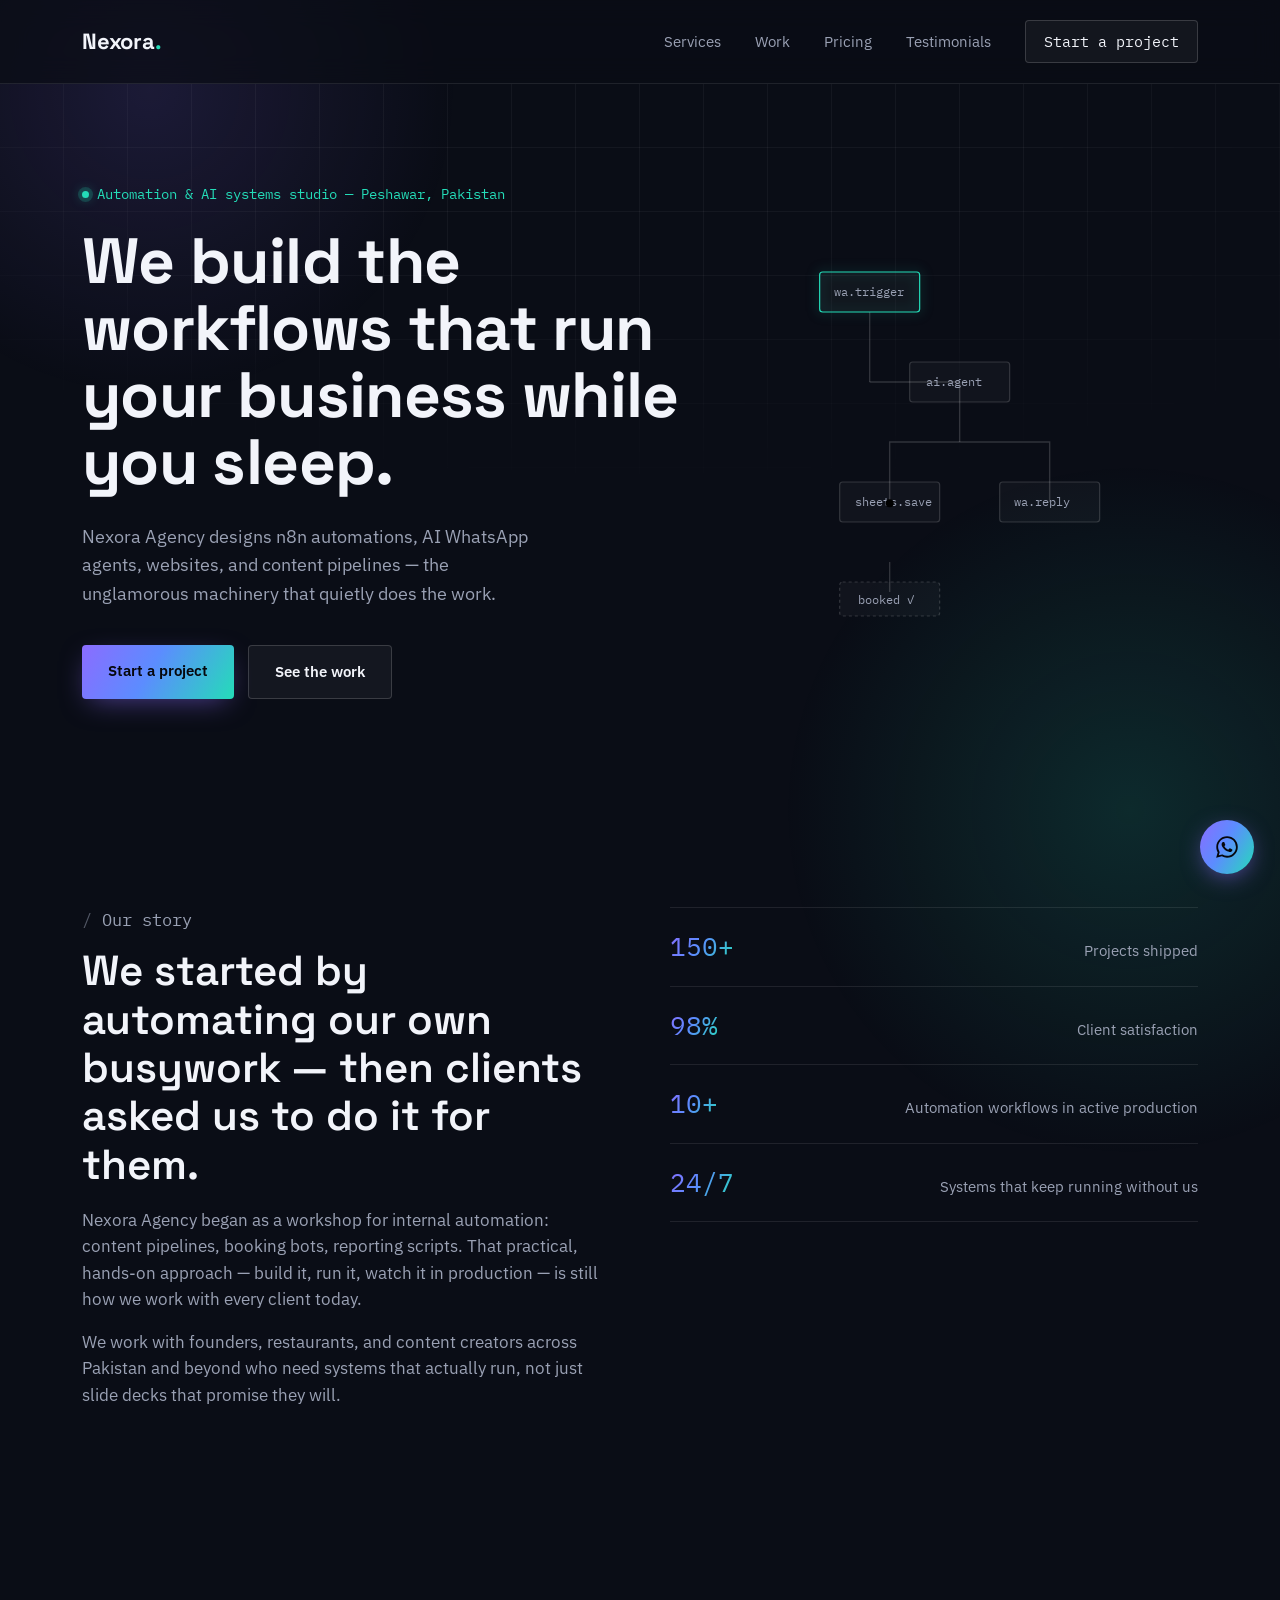
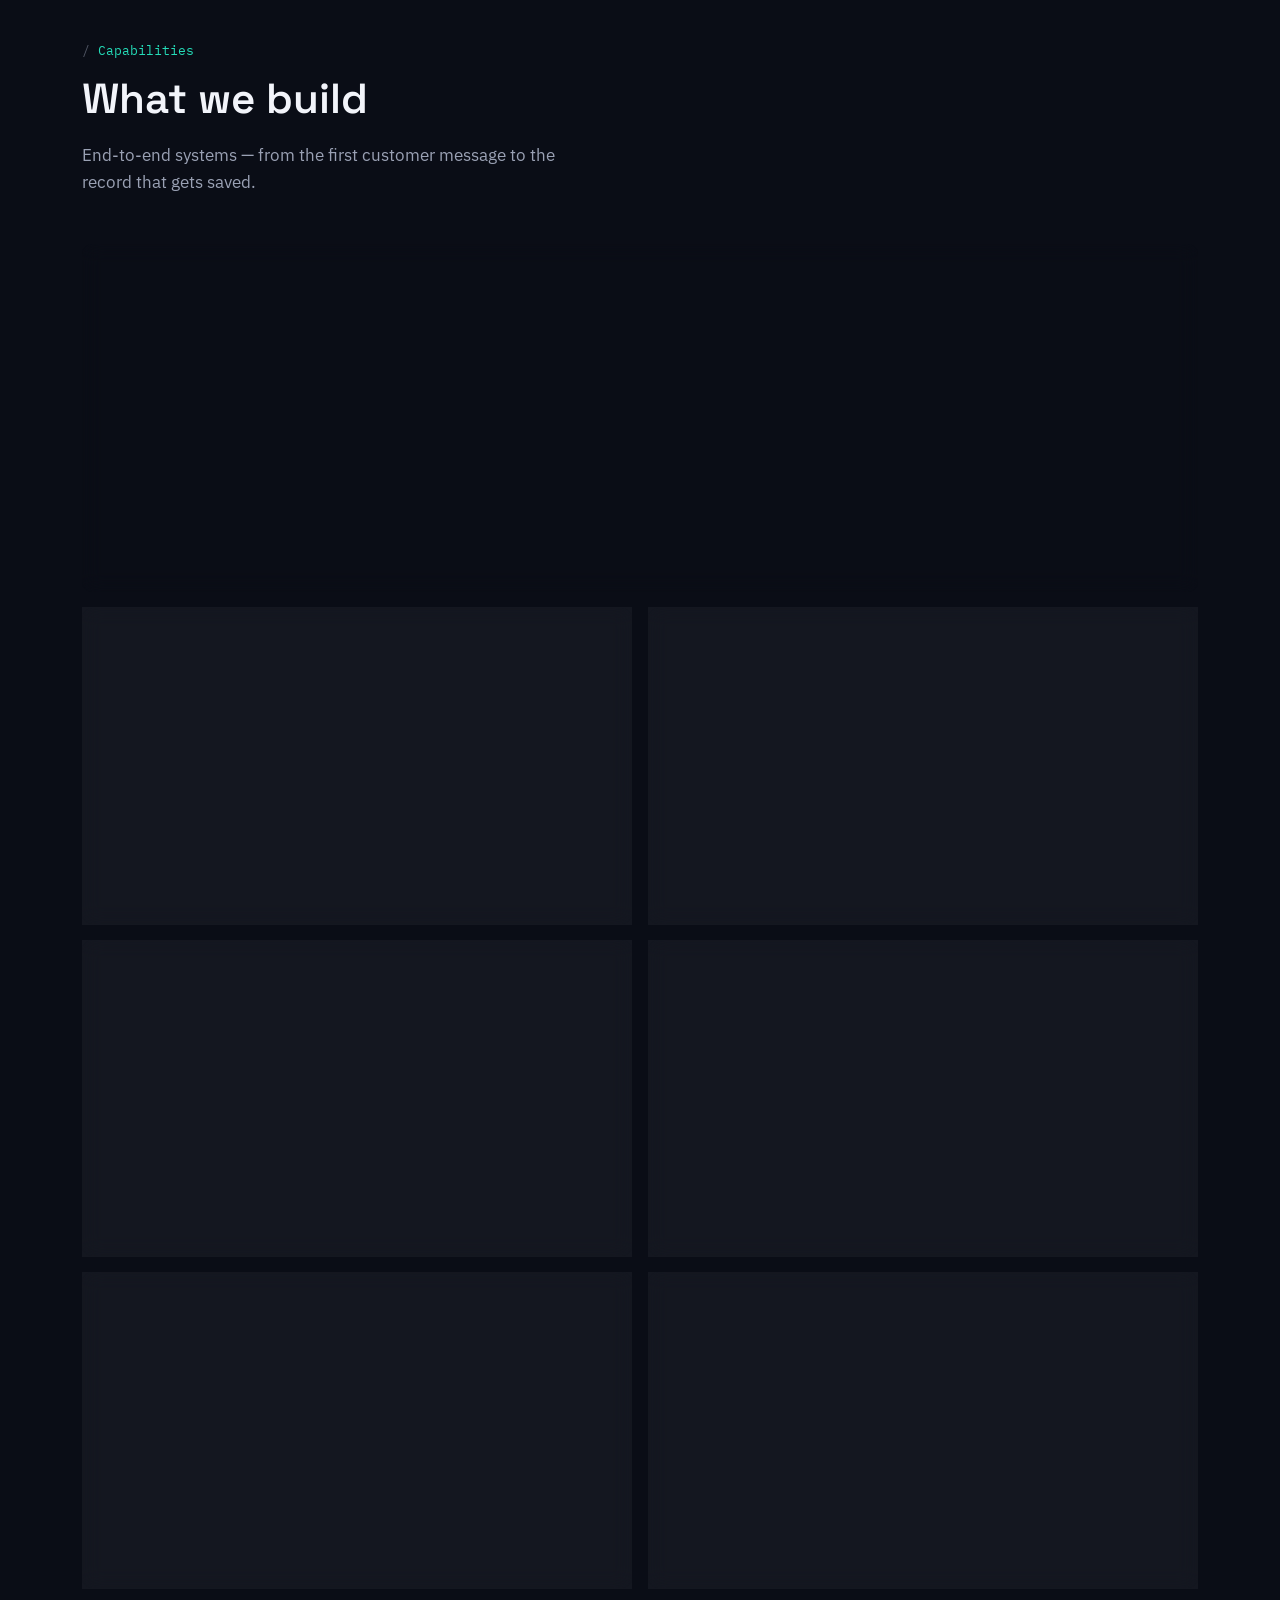
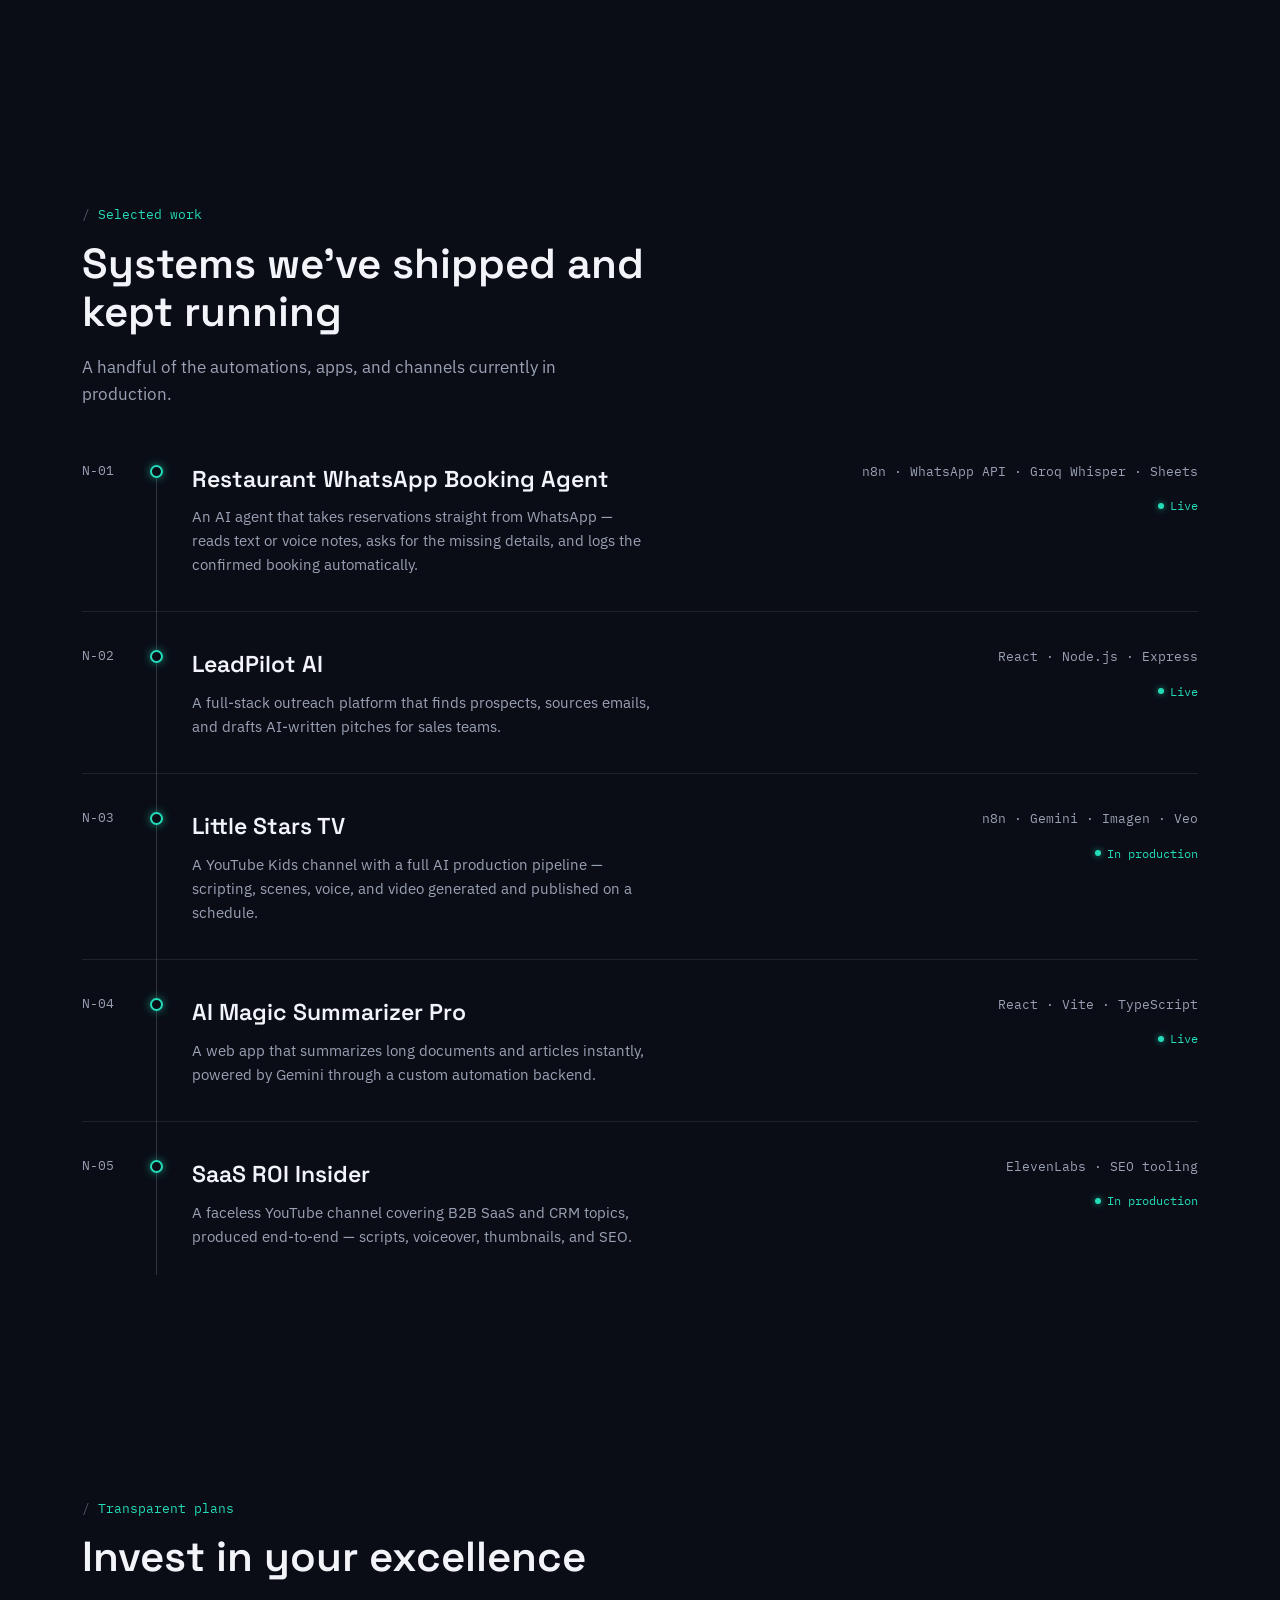
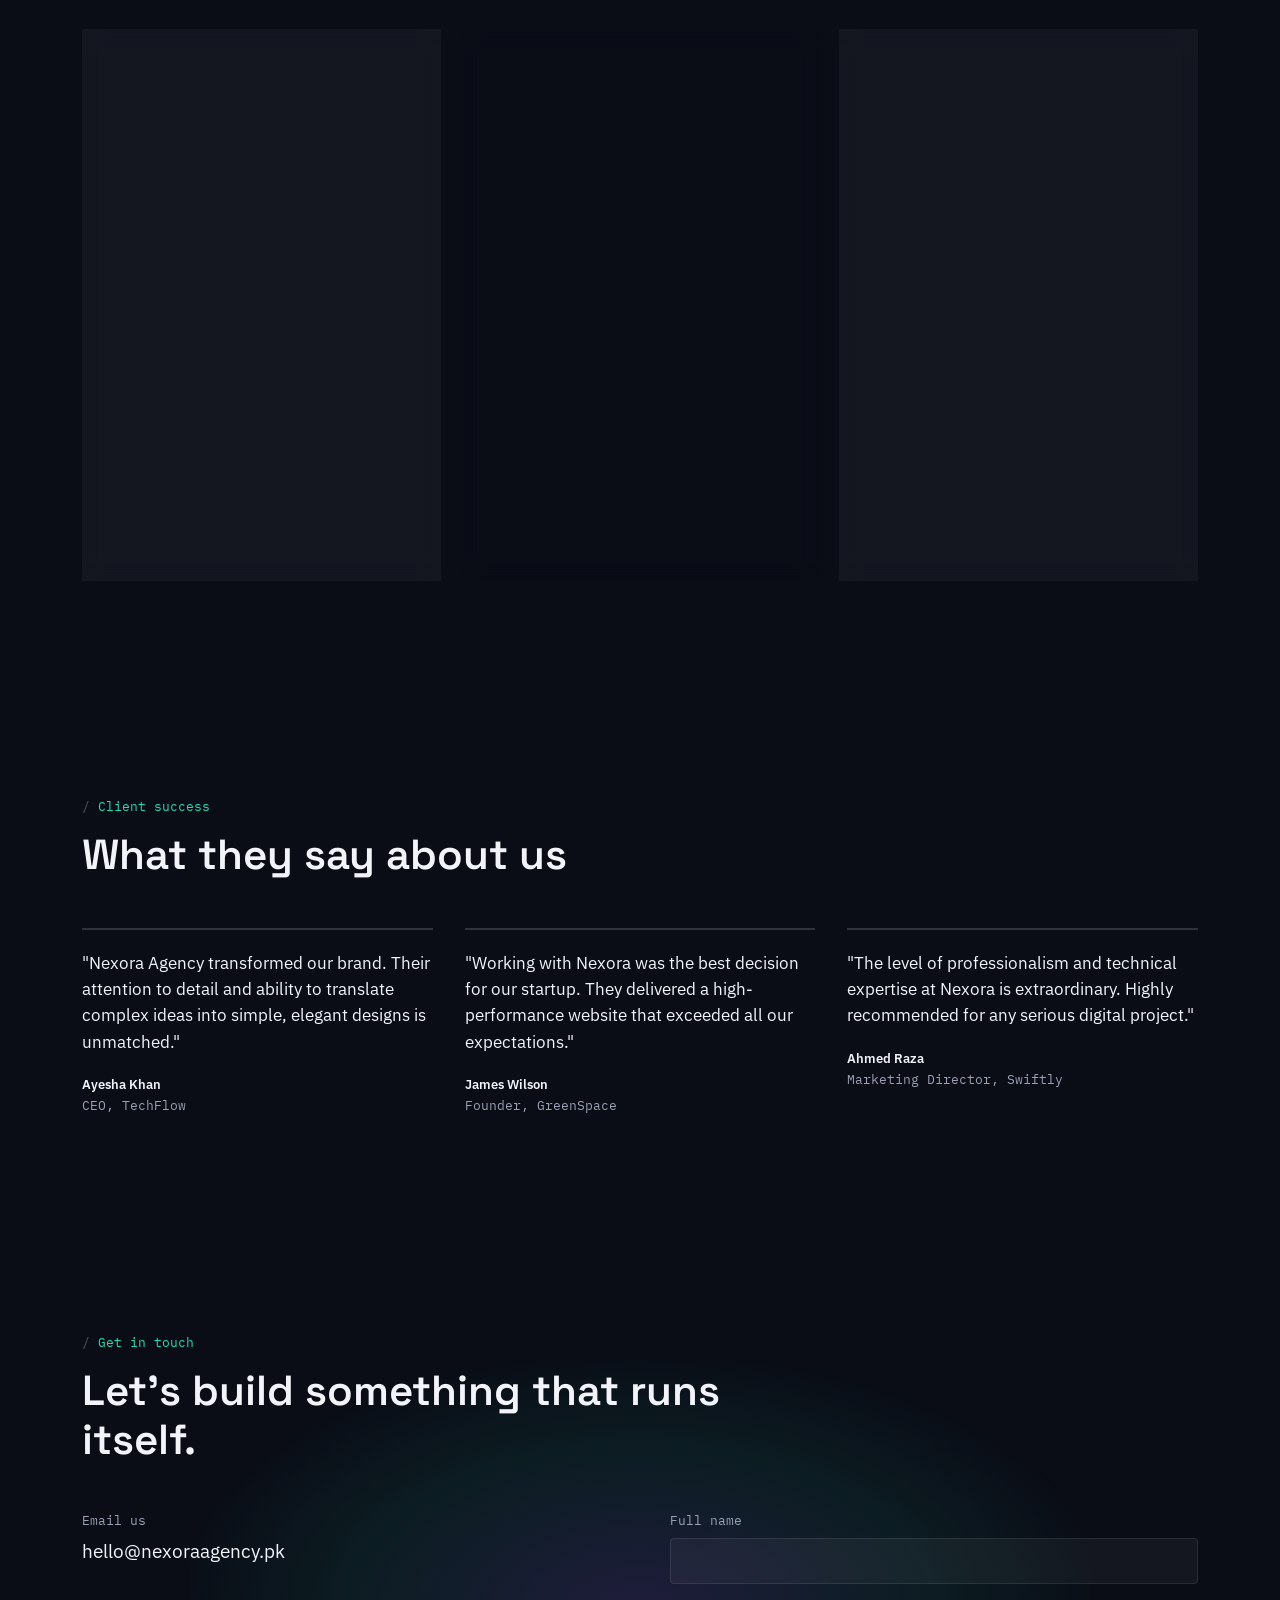
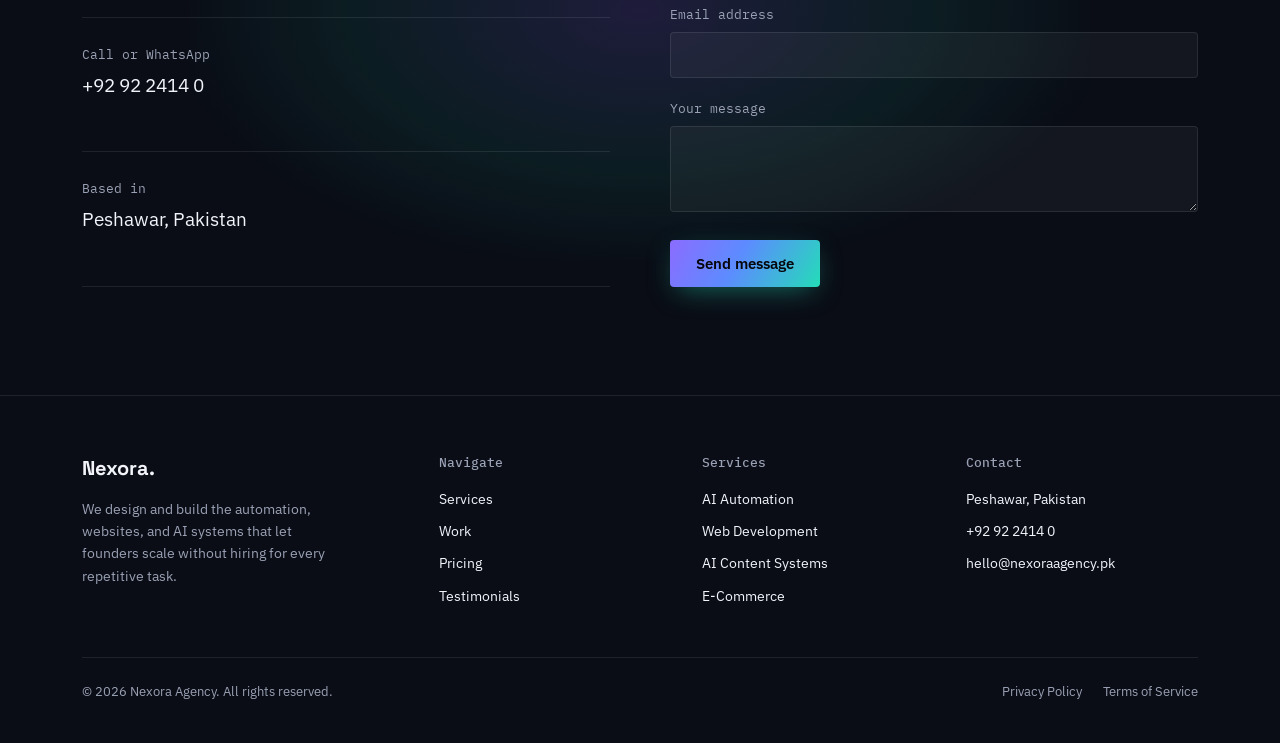
<file: index.html>
<!DOCTYPE html>
<html lang="en">
<head>
<meta charset="UTF-8">
<meta name="viewport" content="width=device-width, initial-scale=1.0">
<title>Nexora Agency — Automation, Web & AI Systems Studio, Peshawar</title>
<meta name="description" content="Nexora Agency builds n8n automation, WhatsApp AI agents, websites, and AI content pipelines for businesses. Based in Peshawar, Pakistan.">
<link rel="stylesheet" href="styles.css">
</head>
<body>

<header>
  <div class="nav">
    <a href="/" class="logo">Nexora<span>.</span></a>
    <nav class="nav-links">
      <a href="#services">Services</a>
      <a href="#work">Work</a>
      <a href="#pricing">Pricing</a>
      <a href="#testimonials">Testimonials</a>
      <a href="#contact" class="nav-cta">Start a project</a>
    </nav>
  </div>
</header>

<!-- HERO -->
<section class="hero">
  <div class="grid-tex"></div>
  <div class="wrap">
    <div class="hero-grid">
      <div>
        <div class="hero-tag"><span class="dot"></span> Automation & AI systems studio — Peshawar, Pakistan</div>
        <h1>We build the workflows that run your business while you sleep.</h1>
        <p class="hero-desc">Nexora Agency designs n8n automations, AI WhatsApp agents, websites, and content pipelines — the unglamorous machinery that quietly does the work.</p>
        <div class="hero-ctas">
          <a href="#contact" class="btn btn-solid">Start a project</a>
          <a href="#work" class="btn btn-line">See the work</a>
        </div>
      </div>
      <div class="hero-diagram" aria-hidden="true">
        <svg viewBox="0 0 340 380" xmlns="http://www.w3.org/2000/svg">
          <path class="wire" d="M 70 60 L 70 130" />
          <path class="wire" d="M 70 130 L 160 130 L 160 190" />
          <path class="wire" d="M 160 190 L 90 190 L 90 250" />
          <path class="wire" d="M 160 190 L 250 190 L 250 250" />
          <path class="wire" d="M 90 310 L 90 340" />

          <rect class="node-box active" x="20" y="20" width="100" height="40" rx="3"/>
          <text class="node-label" x="34" y="44">wa.trigger</text>

          <rect class="node-box" x="110" y="110" width="100" height="40" rx="3"/>
          <text class="node-label" x="126" y="134">ai.agent</text>

          <rect class="node-box" x="40" y="230" width="100" height="40" rx="3"/>
          <text class="node-label" x="55" y="254">sheets.save</text>

          <rect class="node-box" x="200" y="230" width="100" height="40" rx="3"/>
          <text class="node-label" x="214" y="254">wa.reply</text>

          <rect class="node-box" x="40" y="330" width="100" height="34" rx="3" stroke-dasharray="3 3"/>
          <text class="node-label" x="58" y="352">booked ✓</text>

          <circle r="4" fill="var(--signal)">
            <animateMotion dur="3.2s" repeatCount="indefinite"
              path="M 70 60 L 70 130 L 160 130 L 160 190 L 90 190 L 90 250 L 90 310 L 90 340" />
          </circle>
        </svg>
      </div>
    </div>
  </div>
</section>

<!-- STORY / STATS -->
<section id="about">
  <div class="wrap">
    <div class="story-grid">
      <div class="story-copy">
        <p class="section-tag">Our story</p>
        <h2 class="section-title">We started by automating our own busywork — then clients asked us to do it for them.</h2>
        <p>Nexora Agency began as a workshop for internal automation: content pipelines, booking bots, reporting scripts. That practical, hands-on approach — build it, run it, watch it in production — is still how we work with every client today.</p>
        <p>We work with founders, restaurants, and content creators across Pakistan and beyond who need systems that actually run, not just slide decks that promise they will.</p>
      </div>
      <div class="ledger">
        <div class="ledger-row"><span class="ledger-num">150+</span><span class="ledger-label">Projects shipped</span></div>
        <div class="ledger-row"><span class="ledger-num">98%</span><span class="ledger-label">Client satisfaction</span></div>
        <div class="ledger-row"><span class="ledger-num">10+</span><span class="ledger-label">Automation workflows in active production</span></div>
        <div class="ledger-row"><span class="ledger-num">24/7</span><span class="ledger-label">Systems that keep running without us</span></div>
      </div>
    </div>
  </div>
</section>

<!-- SERVICES -->
<section id="services">
  <div class="wrap">
    <p class="section-tag">Capabilities</p>
    <h2 class="section-title">What we build</h2>
    <p class="section-lede">End-to-end systems — from the first customer message to the record that gets saved.</p>

    <div class="services-grid">
      <div class="service-node feature">
        <span class="node-tag amber"><i></i>automation</span>
        <h3>AI Automation & Agents</h3>
        <p>Custom n8n workflows and AI agents that handle WhatsApp bookings, lead capture, and back-office busywork end to end.</p>
        <ul class="service-feats">
          <li>Custom AI agents & copilots</li>
          <li>WhatsApp & chat automation</li>
          <li>End-to-end workflow builds in n8n</li>
          <li>LLM & third-party API integrations</li>
        </ul>
      </div>

      <div class="service-node">
        <span class="node-tag"><i></i>development</span>
        <h3>Web Development</h3>
        <p>Fast, modern web apps built with React, Next.js and clean backend architecture.</p>
        <ul class="service-feats">
          <li>React & Next.js applications</li>
          <li>Custom APIs & backend systems</li>
          <li>Database design & cloud hosting</li>
        </ul>
      </div>

      <div class="service-node">
        <span class="node-tag"><i></i>content</span>
        <h3>AI Content Systems</h3>
        <p>Automated pipelines that script, voice, thumbnail and publish content on a schedule.</p>
        <ul class="service-feats">
          <li>Faceless YouTube production pipelines</li>
          <li>AI scripting, voiceover & thumbnails</li>
          <li>SEO & scheduled publishing</li>
        </ul>
      </div>

      <div class="service-node">
        <span class="node-tag"><i></i>design</span>
        <h3>UI/UX Design</h3>
        <p>Interfaces designed for clarity and conversion, not just decoration.</p>
        <ul class="service-feats">
          <li>Wireframes & high-fidelity prototypes</li>
          <li>Design systems & component libraries</li>
          <li>Conversion-focused UX</li>
        </ul>
      </div>

      <div class="service-node">
        <span class="node-tag"><i></i>commerce</span>
        <h3>E-Commerce Solutions</h3>
        <p>Shopify storefronts and checkout flows built to reduce friction and drive sales.</p>
        <ul class="service-feats">
          <li>Custom Shopify stores</li>
          <li>Payment gateway integration</li>
          <li>Inventory & order automation</li>
        </ul>
      </div>

      <div class="service-node">
        <span class="node-tag"><i></i>growth</span>
        <h3>SEO & Digital Marketing</h3>
        <p>Technical SEO and performance campaigns that turn traffic into customers.</p>
        <ul class="service-feats">
          <li>Technical & on-page SEO</li>
          <li>Performance ads (Google & Meta)</li>
          <li>Analytics & ROI tracking</li>
        </ul>
      </div>

      <div class="service-node">
        <span class="node-tag"><i></i>social</span>
        <h3>Social Media Management</h3>
        <p>Consistent content and community management that builds a loyal audience.</p>
        <ul class="service-feats">
          <li>Content creation & scheduling</li>
          <li>Community engagement</li>
          <li>Brand voice & visual identity</li>
        </ul>
      </div>
    </div>
  </div>
</section>

<!-- PORTFOLIO -->
<section id="work">
  <div class="wrap">
    <p class="section-tag">Selected work</p>
    <h2 class="section-title">Systems we've shipped and kept running</h2>
    <p class="section-lede">A handful of the automations, apps, and channels currently in production.</p>

    <div class="timeline">
      <div class="tl-item">
        <div class="tl-code">N-01</div>
        <div class="tl-body">
          <div>
            <h3 class="tl-title">Restaurant WhatsApp Booking Agent</h3>
            <p class="tl-desc">An AI agent that takes reservations straight from WhatsApp — reads text or voice notes, asks for the missing details, and logs the confirmed booking automatically.</p>
          </div>
          <div class="tl-meta">
            <span class="tl-stack">n8n · WhatsApp API · Groq Whisper · Sheets</span>
            <span class="tl-status"><i></i>Live</span>
          </div>
        </div>
      </div>

      <div class="tl-item">
        <div class="tl-code">N-02</div>
        <div class="tl-body">
          <div>
            <h3 class="tl-title">LeadPilot AI</h3>
            <p class="tl-desc">A full-stack outreach platform that finds prospects, sources emails, and drafts AI-written pitches for sales teams.</p>
          </div>
          <div class="tl-meta">
            <span class="tl-stack">React · Node.js · Express</span>
            <span class="tl-status"><i></i>Live</span>
          </div>
        </div>
      </div>

      <div class="tl-item">
        <div class="tl-code">N-03</div>
        <div class="tl-body">
          <div>
            <h3 class="tl-title">Little Stars TV</h3>
            <p class="tl-desc">A YouTube Kids channel with a full AI production pipeline — scripting, scenes, voice, and video generated and published on a schedule.</p>
          </div>
          <div class="tl-meta">
            <span class="tl-stack">n8n · Gemini · Imagen · Veo</span>
            <span class="tl-status"><i></i>In production</span>
          </div>
        </div>
      </div>

      <div class="tl-item">
        <div class="tl-code">N-04</div>
        <div class="tl-body">
          <div>
            <h3 class="tl-title">AI Magic Summarizer Pro</h3>
            <p class="tl-desc">A web app that summarizes long documents and articles instantly, powered by Gemini through a custom automation backend.</p>
          </div>
          <div class="tl-meta">
            <span class="tl-stack">React · Vite · TypeScript</span>
            <span class="tl-status"><i></i>Live</span>
          </div>
        </div>
      </div>

      <div class="tl-item">
        <div class="tl-code">N-05</div>
        <div class="tl-body">
          <div>
            <h3 class="tl-title">SaaS ROI Insider</h3>
            <p class="tl-desc">A faceless YouTube channel covering B2B SaaS and CRM topics, produced end-to-end — scripts, voiceover, thumbnails, and SEO.</p>
          </div>
          <div class="tl-meta">
            <span class="tl-stack">ElevenLabs · SEO tooling</span>
            <span class="tl-status"><i></i>In production</span>
          </div>
        </div>
      </div>
    </div>
  </div>
</section>

<!-- PRICING -->
<section id="pricing">
  <div class="wrap">
    <p class="section-tag">Transparent plans</p>
    <h2 class="section-title">Invest in your excellence</h2>

    <div class="pricing-grid">
      <div class="plan">
        <h3>Starter</h3>
        <p class="plan-desc">Perfect for startups and small business websites.</p>
        <div class="plan-price">$999<span> /project</span></div>
        <ul class="plan-feats">
          <li>Custom landing page</li>
          <li>UI/UX design</li>
          <li>Responsive layout</li>
          <li>Contact form</li>
          <li>3 revisions</li>
        </ul>
        <a href="#contact" class="btn btn-line">Choose plan</a>
      </div>

      <div class="plan popular">
        <div class="plan-badge">Most popular</div>
        <h3>Business Pro</h3>
        <p class="plan-desc">Advanced solutions for growing digital brands.</p>
        <div class="plan-price">$2,499<span> /project</span></div>
        <ul class="plan-feats">
          <li>Multi-page website</li>
          <li>E-commerce integration</li>
          <li>Advanced CMS</li>
          <li>SEO optimization</li>
          <li>Unlimited revisions</li>
          <li>Priority support</li>
        </ul>
        <a href="#contact" class="btn btn-amber">Choose plan</a>
      </div>

      <div class="plan">
        <h3>Enterprise</h3>
        <p class="plan-desc">Tailored automation and AI systems for larger operations.</p>
        <div class="plan-price">Custom</div>
        <ul class="plan-feats">
          <li>AI automation & agents</li>
          <li>Custom software operations</li>
          <li>Mobile app development</li>
          <li>AI / machine learning</li>
          <li>Dedicated support</li>
          <li>Maintenance & hosting</li>
        </ul>
        <a href="#contact" class="btn btn-line">Choose plan</a>
      </div>
    </div>
  </div>
</section>

<!-- TESTIMONIALS -->
<section id="testimonials">
  <div class="wrap">
    <p class="section-tag">Client success</p>
    <h2 class="section-title">What they say about us</h2>

    <div class="quotes-grid">
      <div class="quote">
        <p>"Nexora Agency transformed our brand. Their attention to detail and ability to translate complex ideas into simple, elegant designs is unmatched."</p>
        <div class="quote-author"><b>Ayesha Khan</b><br>CEO, TechFlow</div>
      </div>
      <div class="quote">
        <p>"Working with Nexora was the best decision for our startup. They delivered a high-performance website that exceeded all our expectations."</p>
        <div class="quote-author"><b>James Wilson</b><br>Founder, GreenSpace</div>
      </div>
      <div class="quote">
        <p>"The level of professionalism and technical expertise at Nexora is extraordinary. Highly recommended for any serious digital project."</p>
        <div class="quote-author"><b>Ahmed Raza</b><br>Marketing Director, Swiftly</div>
      </div>
    </div>
  </div>
</section>

<!-- CONTACT -->
<section id="contact" class="contact-panel">
  <div class="wrap">
    <p class="section-tag">Get in touch</p>
    <h2 class="section-title">Let's build something that runs itself.</h2>

    <div class="contact-grid">
      <div class="contact-list">
        <div class="contact-item">
          <div class="label">Email us</div>
          <div class="value">hello@nexoraagency.pk</div>
        </div>
        <div class="contact-item">
          <div class="label">Call or WhatsApp</div>
          <div class="value">+92 92 2414 0</div>
        </div>
        <div class="contact-item">
          <div class="label">Based in</div>
          <div class="value">Peshawar, Pakistan</div>
        </div>
      </div>
      <form class="contact-form" onsubmit="event.preventDefault(); alert('Thanks — we will get back to you shortly.');">
        <div class="field">
          <label for="name">Full name</label>
          <input id="name" type="text" required>
        </div>
        <div class="field">
          <label for="email">Email address</label>
          <input id="email" type="email" required>
        </div>
        <div class="field">
          <label for="message">Your message</label>
          <textarea id="message" rows="3" required></textarea>
        </div>
        <button type="submit" class="btn btn-amber">Send message</button>
      </form>
    </div>
  </div>
</section>

<footer>
  <div class="wrap">
    <div class="footer-grid">
      <div>
        <div class="footer-logo">Nexora.</div>
        <p class="footer-desc">We design and build the automation, websites, and AI systems that let founders scale without hiring for every repetitive task.</p>
      </div>
      <div class="footer-col">
        <h4>Navigate</h4>
        <a href="#services">Services</a>
        <a href="#work">Work</a>
        <a href="#pricing">Pricing</a>
        <a href="#testimonials">Testimonials</a>
      </div>
      <div class="footer-col">
        <h4>Services</h4>
        <a href="#services">AI Automation</a>
        <a href="#services">Web Development</a>
        <a href="#services">AI Content Systems</a>
        <a href="#services">E-Commerce</a>
      </div>
      <div class="footer-col">
        <h4>Contact</h4>
        <span>Peshawar, Pakistan</span>
        <a href="tel:+929224140">+92 92 2414 0</a>
        <a href="mailto:hello@nexoraagency.pk">hello@nexoraagency.pk</a>
      </div>
    </div>
    <div class="footer-bottom">
      <span>© 2026 Nexora Agency. All rights reserved.</span>
      <div>
        <a href="/privacy-policy.html">Privacy Policy</a>
        <a href="/terms.html">Terms of Service</a>
      </div>
    </div>
  </div>
</footer>

<a class="wa-float" href="https://wa.me/929224140" target="_blank" rel="noopener" aria-label="Chat on WhatsApp">
  <svg viewBox="0 0 24 24"><path d="M12.04 2C6.58 2 2.13 6.45 2.13 11.91c0 1.75.46 3.48 1.32 5L2 22l5.25-1.38c1.45.79 3.08 1.21 4.78 1.21h.01c5.46 0 9.91-4.45 9.91-9.91 0-2.65-1.03-5.14-2.9-7.01A9.87 9.87 0 0 0 12.05 2m0 1.67c2.2 0 4.27.86 5.82 2.42a8.23 8.23 0 0 1 2.41 5.82c0 4.54-3.7 8.23-8.24 8.23-1.48 0-2.93-.4-4.2-1.15l-.3-.18-3.12.82.83-3.04-.2-.32a8.18 8.18 0 0 1-1.26-4.38c0-4.54 3.7-8.22 8.26-8.22M8.53 7.33c-.16 0-.43.06-.65.31c-.22.25-.86.84-.86 2.05s.88 2.38 1 2.55c.12.16 1.7 2.72 4.2 3.71c2.07.83 2.49.66 2.94.62c.45-.04 1.45-.59 1.65-1.16c.2-.57.2-1.06.14-1.16c-.06-.1-.22-.16-.46-.28c-.24-.12-1.45-.72-1.68-.8c-.22-.08-.39-.12-.55.12c-.16.24-.63.8-.77.96c-.14.16-.28.18-.52.06c-.24-.12-1.02-.38-1.94-1.2c-.72-.64-1.2-1.43-1.35-1.67c-.14-.24-.02-.37.11-.49c.11-.11.24-.28.36-.42c.12-.14.16-.24.24-.4c.08-.16.04-.3-.02-.42c-.06-.12-.55-1.34-.76-1.83c-.2-.48-.4-.42-.55-.42Z"/></svg>
</a>

</body>
</html>
</file>
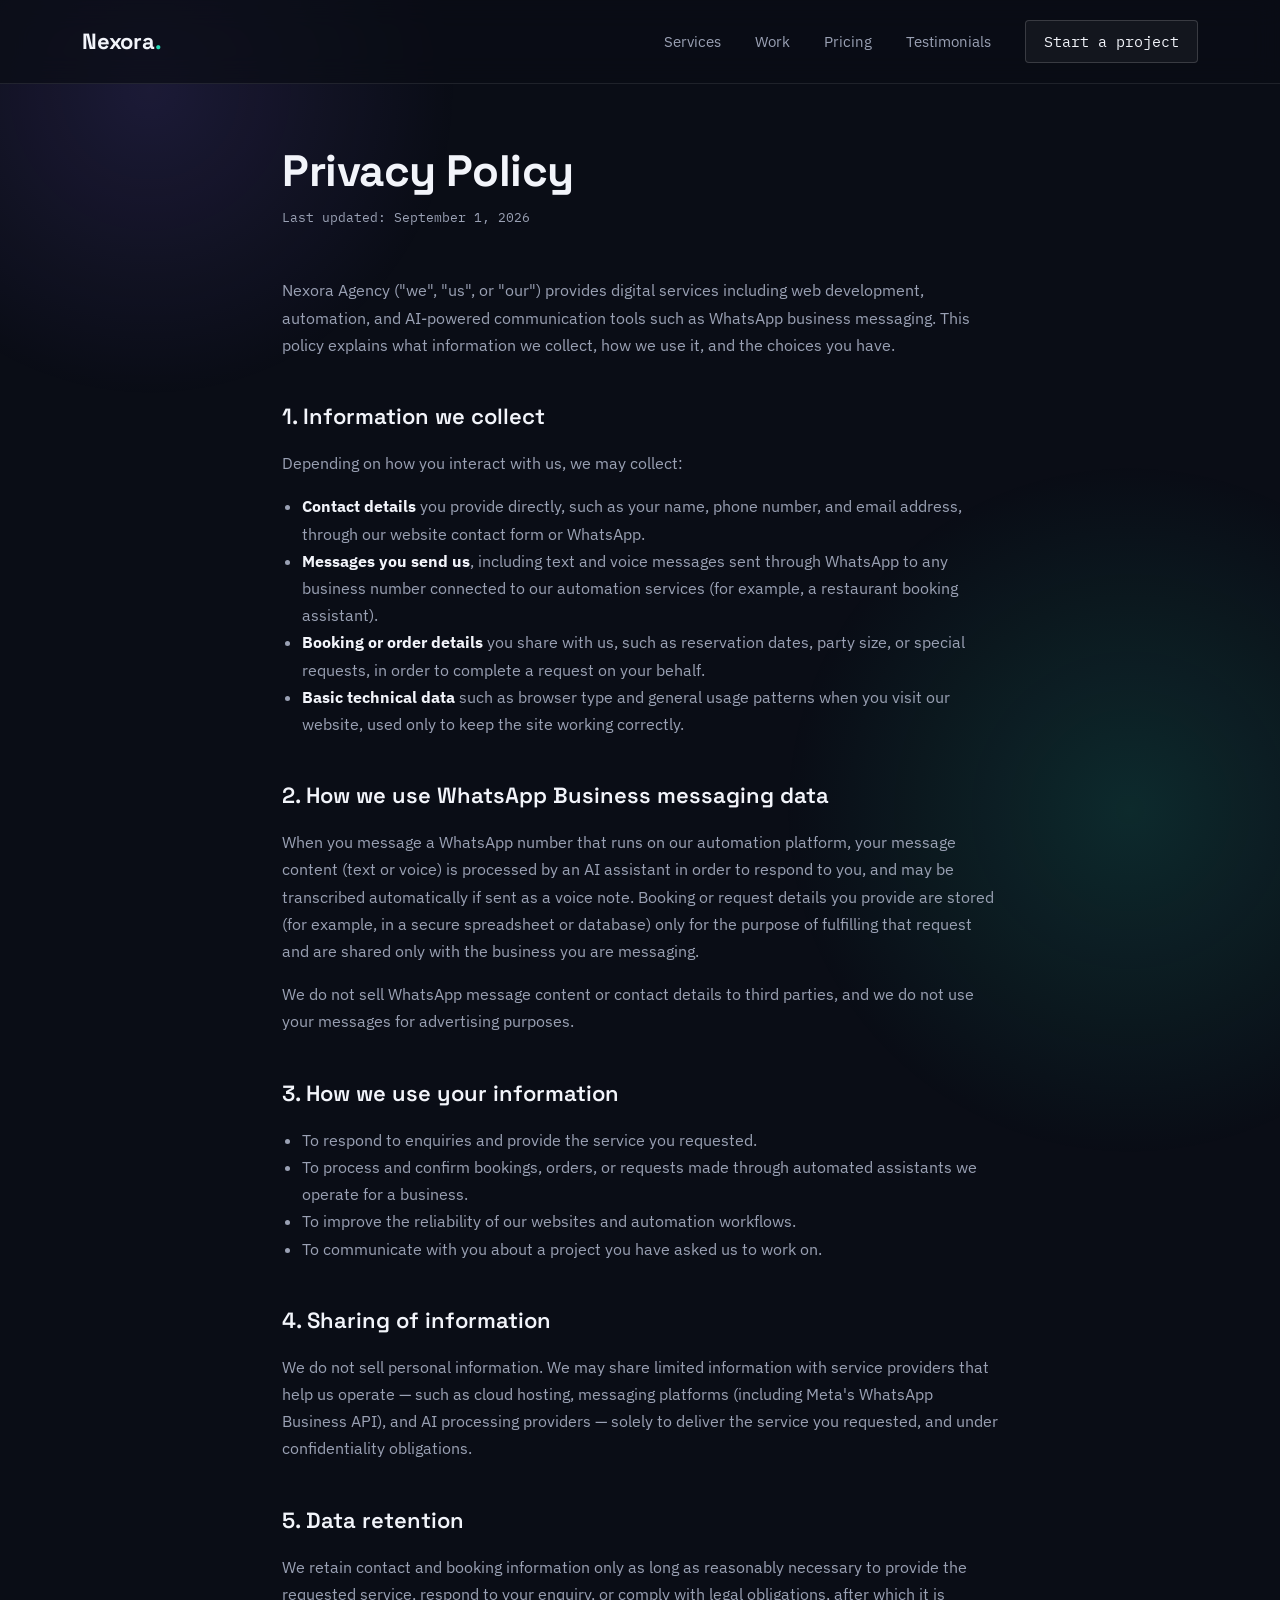
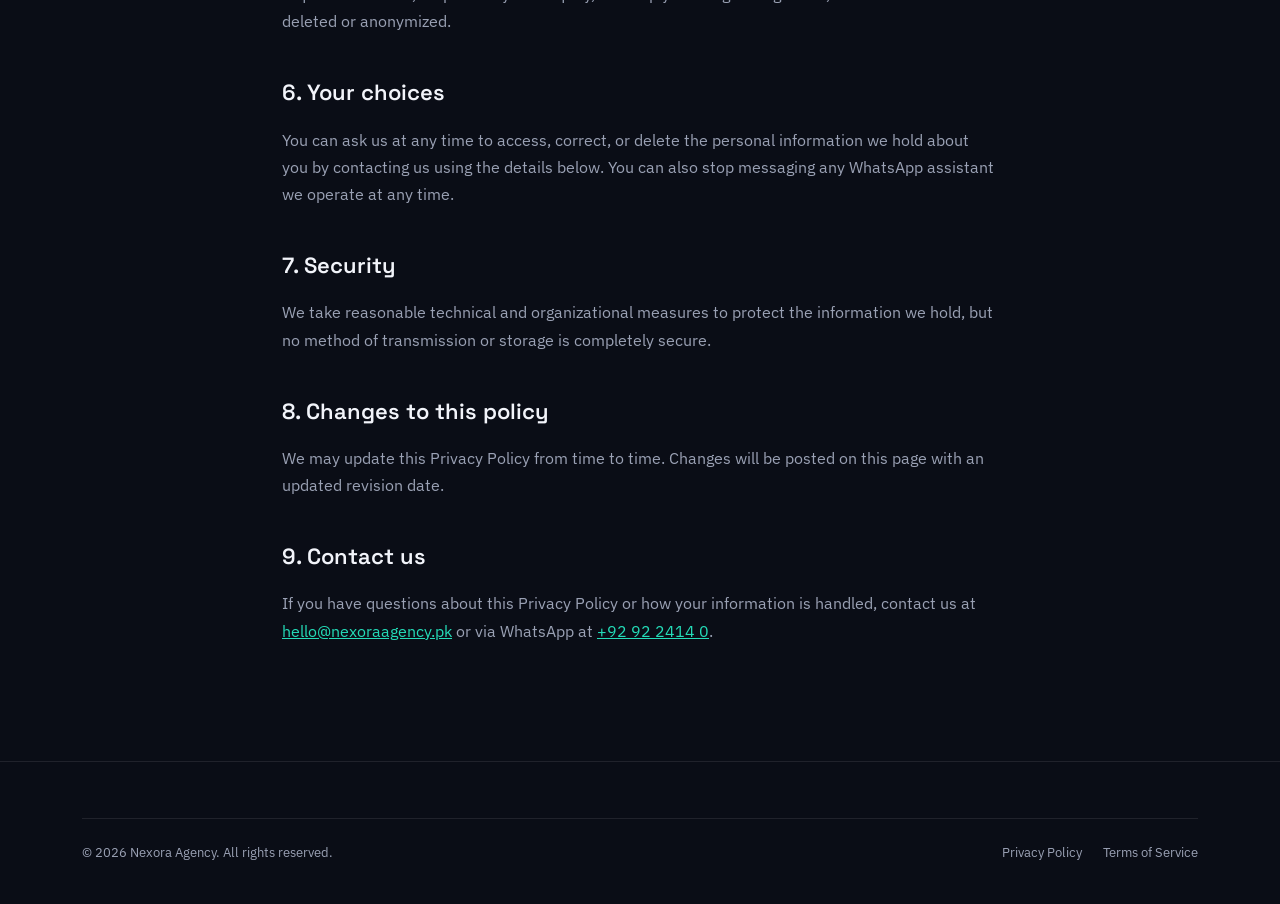
<file: privacy-policy.html>
<!DOCTYPE html>
<html lang="en">
<head>
<meta charset="UTF-8">
<meta name="viewport" content="width=device-width, initial-scale=1.0">
<title>Privacy Policy — Nexora Agency</title>
<meta name="description" content="Privacy Policy for Nexora Agency, including our WhatsApp Business automation services.">
<link rel="stylesheet" href="styles.css">
</head>
<body>

<header>
  <div class="nav">
    <a href="/" class="logo">Nexora<span>.</span></a>
    <nav class="nav-links">
      <a href="/#services">Services</a>
      <a href="/#work">Work</a>
      <a href="/#pricing">Pricing</a>
      <a href="/#testimonials">Testimonials</a>
      <a href="/#contact" class="nav-cta">Start a project</a>
    </nav>
  </div>
</header>

<section class="legal">
  <div class="wrap">
    <h1>Privacy Policy</h1>
    <p class="updated">Last updated: September 1, 2026</p>

    <p>Nexora Agency ("we", "us", or "our") provides digital services including web development, automation, and AI-powered communication tools such as WhatsApp business messaging. This policy explains what information we collect, how we use it, and the choices you have.</p>

    <h2>1. Information we collect</h2>
    <p>Depending on how you interact with us, we may collect:</p>
    <ul>
      <li><strong>Contact details</strong> you provide directly, such as your name, phone number, and email address, through our website contact form or WhatsApp.</li>
      <li><strong>Messages you send us</strong>, including text and voice messages sent through WhatsApp to any business number connected to our automation services (for example, a restaurant booking assistant).</li>
      <li><strong>Booking or order details</strong> you share with us, such as reservation dates, party size, or special requests, in order to complete a request on your behalf.</li>
      <li><strong>Basic technical data</strong> such as browser type and general usage patterns when you visit our website, used only to keep the site working correctly.</li>
    </ul>

    <h2>2. How we use WhatsApp Business messaging data</h2>
    <p>When you message a WhatsApp number that runs on our automation platform, your message content (text or voice) is processed by an AI assistant in order to respond to you, and may be transcribed automatically if sent as a voice note. Booking or request details you provide are stored (for example, in a secure spreadsheet or database) only for the purpose of fulfilling that request and are shared only with the business you are messaging.</p>
    <p>We do not sell WhatsApp message content or contact details to third parties, and we do not use your messages for advertising purposes.</p>

    <h2>3. How we use your information</h2>
    <ul>
      <li>To respond to enquiries and provide the service you requested.</li>
      <li>To process and confirm bookings, orders, or requests made through automated assistants we operate for a business.</li>
      <li>To improve the reliability of our websites and automation workflows.</li>
      <li>To communicate with you about a project you have asked us to work on.</li>
    </ul>

    <h2>4. Sharing of information</h2>
    <p>We do not sell personal information. We may share limited information with service providers that help us operate — such as cloud hosting, messaging platforms (including Meta's WhatsApp Business API), and AI processing providers — solely to deliver the service you requested, and under confidentiality obligations.</p>

    <h2>5. Data retention</h2>
    <p>We retain contact and booking information only as long as reasonably necessary to provide the requested service, respond to your enquiry, or comply with legal obligations, after which it is deleted or anonymized.</p>

    <h2>6. Your choices</h2>
    <p>You can ask us at any time to access, correct, or delete the personal information we hold about you by contacting us using the details below. You can also stop messaging any WhatsApp assistant we operate at any time.</p>

    <h2>7. Security</h2>
    <p>We take reasonable technical and organizational measures to protect the information we hold, but no method of transmission or storage is completely secure.</p>

    <h2>8. Changes to this policy</h2>
    <p>We may update this Privacy Policy from time to time. Changes will be posted on this page with an updated revision date.</p>

    <h2>9. Contact us</h2>
    <p>If you have questions about this Privacy Policy or how your information is handled, contact us at <a href="mailto:hello@nexoraagency.pk">hello@nexoraagency.pk</a> or via WhatsApp at <a href="https://wa.me/929224140">+92 92 2414 0</a>.</p>
  </div>
</section>

<footer>
  <div class="wrap">
    <div class="footer-bottom">
      <span>© 2026 Nexora Agency. All rights reserved.</span>
      <div>
        <a href="/privacy-policy.html">Privacy Policy</a>
        <a href="/terms.html">Terms of Service</a>
      </div>
    </div>
  </div>
</footer>

</body>
</html>
</file>
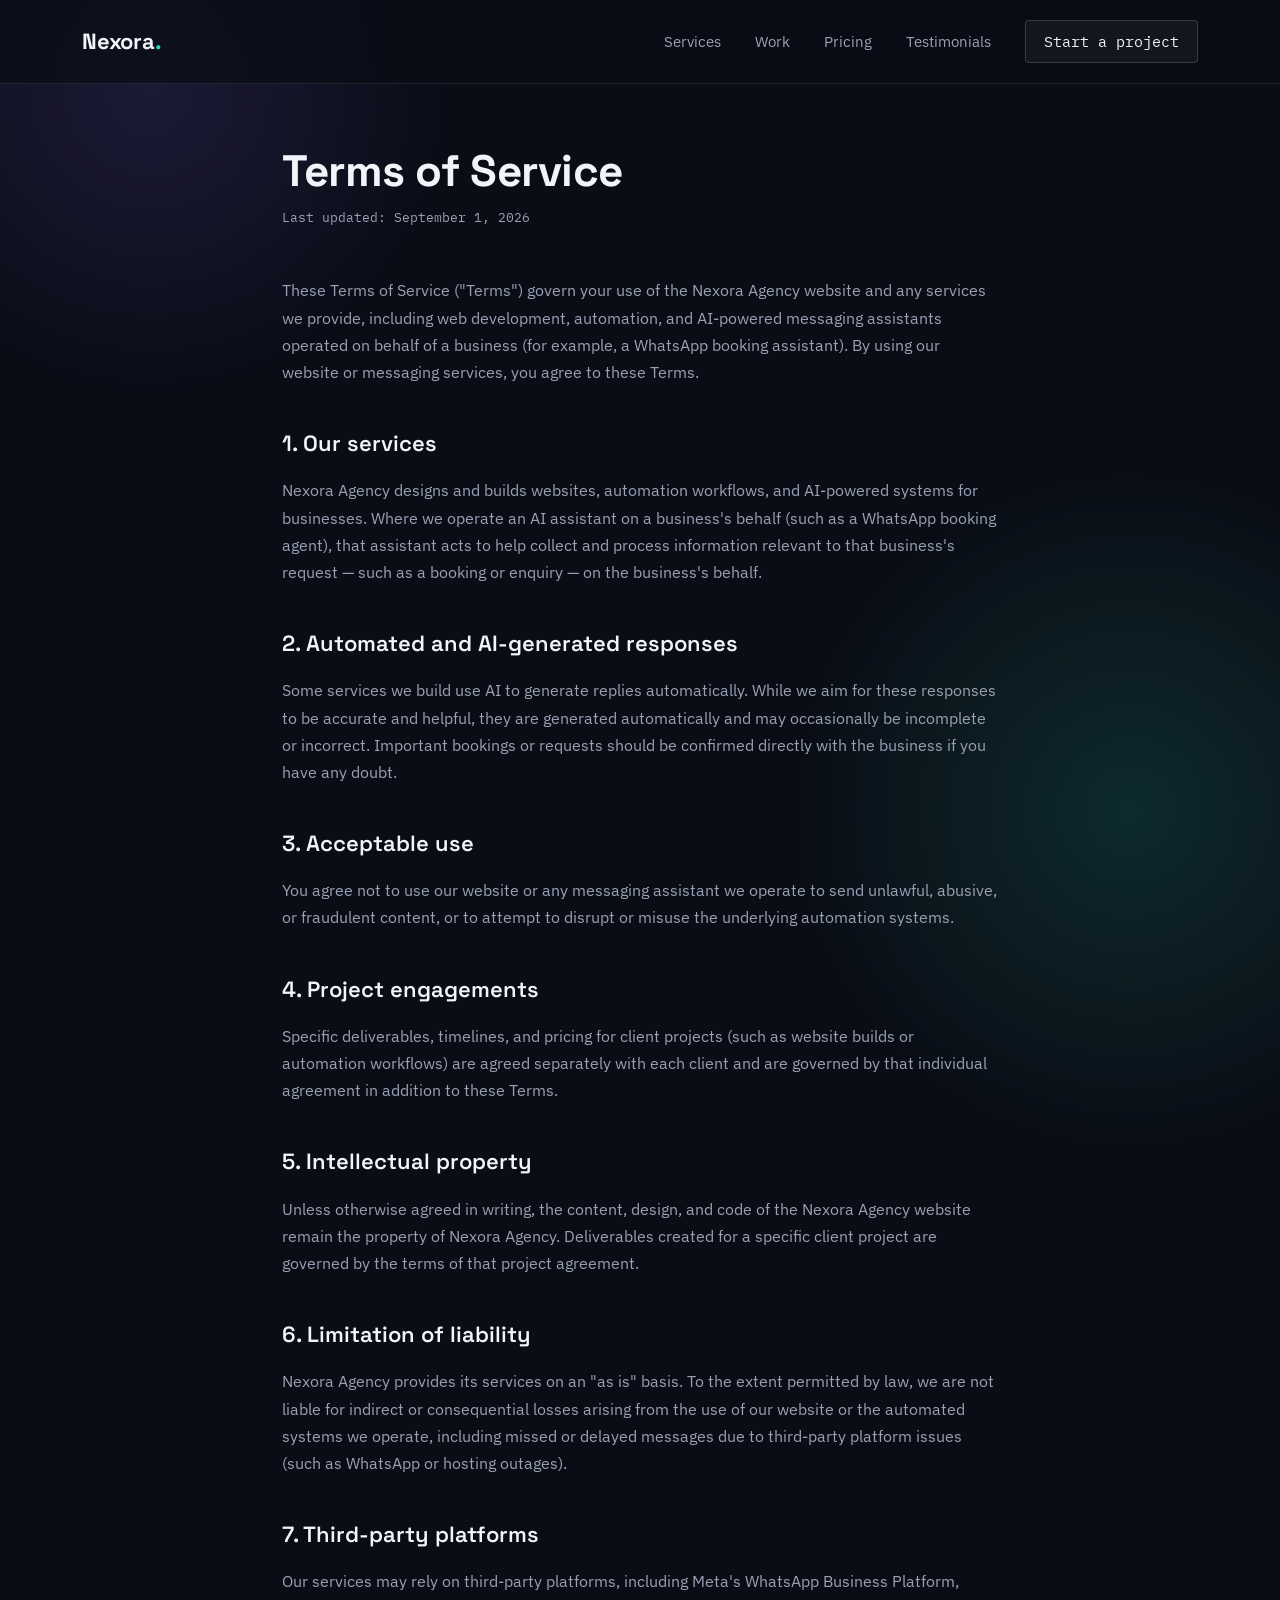
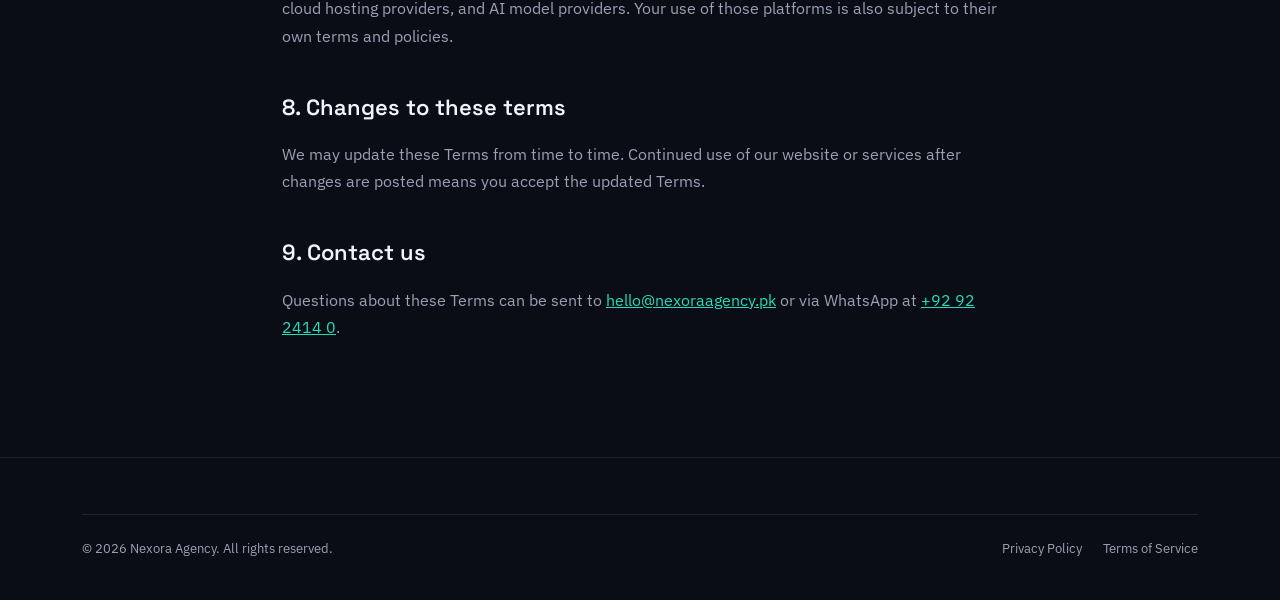
<file: terms.html>
<!DOCTYPE html>
<html lang="en">
<head>
<meta charset="UTF-8">
<meta name="viewport" content="width=device-width, initial-scale=1.0">
<title>Terms of Service — Nexora Agency</title>
<meta name="description" content="Terms of Service for Nexora Agency's web, automation, and AI services.">
<link rel="stylesheet" href="styles.css">
</head>
<body>

<header>
  <div class="nav">
    <a href="/" class="logo">Nexora<span>.</span></a>
    <nav class="nav-links">
      <a href="/#services">Services</a>
      <a href="/#work">Work</a>
      <a href="/#pricing">Pricing</a>
      <a href="/#testimonials">Testimonials</a>
      <a href="/#contact" class="nav-cta">Start a project</a>
    </nav>
  </div>
</header>

<section class="legal">
  <div class="wrap">
    <h1>Terms of Service</h1>
    <p class="updated">Last updated: September 1, 2026</p>

    <p>These Terms of Service ("Terms") govern your use of the Nexora Agency website and any services we provide, including web development, automation, and AI-powered messaging assistants operated on behalf of a business (for example, a WhatsApp booking assistant). By using our website or messaging services, you agree to these Terms.</p>

    <h2>1. Our services</h2>
    <p>Nexora Agency designs and builds websites, automation workflows, and AI-powered systems for businesses. Where we operate an AI assistant on a business's behalf (such as a WhatsApp booking agent), that assistant acts to help collect and process information relevant to that business's request — such as a booking or enquiry — on the business's behalf.</p>

    <h2>2. Automated and AI-generated responses</h2>
    <p>Some services we build use AI to generate replies automatically. While we aim for these responses to be accurate and helpful, they are generated automatically and may occasionally be incomplete or incorrect. Important bookings or requests should be confirmed directly with the business if you have any doubt.</p>

    <h2>3. Acceptable use</h2>
    <p>You agree not to use our website or any messaging assistant we operate to send unlawful, abusive, or fraudulent content, or to attempt to disrupt or misuse the underlying automation systems.</p>

    <h2>4. Project engagements</h2>
    <p>Specific deliverables, timelines, and pricing for client projects (such as website builds or automation workflows) are agreed separately with each client and are governed by that individual agreement in addition to these Terms.</p>

    <h2>5. Intellectual property</h2>
    <p>Unless otherwise agreed in writing, the content, design, and code of the Nexora Agency website remain the property of Nexora Agency. Deliverables created for a specific client project are governed by the terms of that project agreement.</p>

    <h2>6. Limitation of liability</h2>
    <p>Nexora Agency provides its services on an "as is" basis. To the extent permitted by law, we are not liable for indirect or consequential losses arising from the use of our website or the automated systems we operate, including missed or delayed messages due to third-party platform issues (such as WhatsApp or hosting outages).</p>

    <h2>7. Third-party platforms</h2>
    <p>Our services may rely on third-party platforms, including Meta's WhatsApp Business Platform, cloud hosting providers, and AI model providers. Your use of those platforms is also subject to their own terms and policies.</p>

    <h2>8. Changes to these terms</h2>
    <p>We may update these Terms from time to time. Continued use of our website or services after changes are posted means you accept the updated Terms.</p>

    <h2>9. Contact us</h2>
    <p>Questions about these Terms can be sent to <a href="mailto:hello@nexoraagency.pk">hello@nexoraagency.pk</a> or via WhatsApp at <a href="https://wa.me/929224140">+92 92 2414 0</a>.</p>
  </div>
</section>

<footer>
  <div class="wrap">
    <div class="footer-bottom">
      <span>© 2026 Nexora Agency. All rights reserved.</span>
      <div>
        <a href="/privacy-policy.html">Privacy Policy</a>
        <a href="/terms.html">Terms of Service</a>
      </div>
    </div>
  </div>
</footer>

</body>
</html>
</file>
<file: styles.css>
/* ============================================
   Nexora Agency — Design tokens (Dark/Glass)
   Concept: an automation studio's control room at
   night — dark canvas, glass panels, two signal
   colors (violet = automation, teal = AI/content)
   glowing through the wiring.
   ============================================ */

@import url('https://fonts.googleapis.com/css2?family=Space+Grotesk:wght@500;600;700&family=IBM+Plex+Sans:wght@400;500;600&family=IBM+Plex+Mono:wght@400;500&display=swap');

:root{
  --bg: #0A0D16;
  --bg-2: #0E1220;
  --glass: rgba(255,255,255,0.045);
  --glass-strong: rgba(255,255,255,0.075);
  --border: rgba(255,255,255,0.09);
  --border-strong: rgba(255,255,255,0.16);
  --ink: #F2F4FA;
  --ink-soft: #9AA1B4;
  --violet: #8B6CFF;
  --violet-soft: rgba(139,108,255,0.14);
  --teal: #24DCB8;
  --teal-soft: rgba(36,220,184,0.14);
  --grad: linear-gradient(120deg, #8B6CFF 0%, #5C8CFF 45%, #24DCB8 100%);
  --radius: 4px;

  --font-display: 'Space Grotesk', -apple-system, sans-serif;
  --font-body: 'IBM Plex Sans', -apple-system, sans-serif;
  --font-mono: 'IBM Plex Mono', 'SFMono-Regular', monospace;
}

*{ box-sizing: border-box; }
html{ scroll-behavior: smooth; }

body{
  margin:0;
  background: var(--bg);
  color: var(--ink);
  font-family: var(--font-body);
  font-size: 16px;
  line-height: 1.6;
  -webkit-font-smoothing: antialiased;
  overflow-x: hidden;
}

img{ max-width:100%; display:block; }
a{ color: inherit; text-decoration: none; }

.wrap{
  max-width: 1180px;
  margin: 0 auto;
  padding: 0 32px;
  position: relative;
  z-index: 1;
}

/* ambient gradient glows, fixed so they don't repeat per-section */
body::before{
  content:"";
  position: fixed; top: -220px; left: -160px;
  width: 620px; height: 620px;
  background: radial-gradient(circle, var(--violet-soft) 0%, transparent 70%);
  pointer-events: none; z-index: 0;
}
body::after{
  content:"";
  position: fixed; bottom: -260px; right: -200px;
  width: 700px; height: 700px;
  background: radial-gradient(circle, var(--teal-soft) 0%, transparent 70%);
  pointer-events: none; z-index: 0;
}

.grid-tex{
  background-image:
    linear-gradient(var(--border) 1px, transparent 1px),
    linear-gradient(90deg, var(--border) 1px, transparent 1px);
  background-size: 64px 64px;
  background-position: -1px -1px;
  opacity: 0.5;
  position: absolute;
  inset: 0;
  pointer-events: none;
  mask-image: radial-gradient(ellipse 80% 60% at 50% 0%, black 40%, transparent 100%);
}

/* ---------- Header ---------- */
header{
  position: sticky; top:0; z-index: 50;
  background: rgba(10,13,22,0.72);
  backdrop-filter: blur(14px);
  border-bottom: 1px solid var(--border);
}
.nav{
  display:flex; align-items:center; justify-content:space-between;
  padding: 20px 32px;
  max-width: 1180px; margin: 0 auto;
}
.logo{
  font-family: var(--font-display);
  font-size: 22px;
  font-weight: 700;
  letter-spacing: -0.01em;
}
.logo span{ color: var(--teal); }
.nav-links{ display:flex; gap: 34px; align-items:center; }
.nav-links a{
  font-size: 14.5px;
  color: var(--ink-soft);
  transition: color .15s ease;
}
.nav-links a:hover{ color: var(--ink); }
.nav-cta{
  font-family: var(--font-mono);
  font-size: 13.5px;
  border: 1px solid var(--border-strong);
  background: var(--glass);
  padding: 9px 18px;
  border-radius: var(--radius);
  color: var(--ink) !important;
}
.nav-cta:hover{ border-color: var(--violet); background: var(--violet-soft); }

/* ---------- Section scaffolding ---------- */
section{ padding: 108px 0; position: relative; }
.section-tag{
  font-family: var(--font-mono);
  font-size: 13px;
  color: var(--teal);
  margin: 0 0 14px;
}
.section-tag::before{ content:"/ "; color: var(--ink-soft); opacity: .5; }
h2.section-title{
  font-family: var(--font-display);
  font-size: clamp(28px, 3.4vw, 42px);
  font-weight: 600;
  line-height: 1.15;
  margin: 0 0 18px;
  max-width: 640px;
  color: var(--ink);
}
.section-lede{
  color: var(--ink-soft);
  font-size: 17px;
  max-width: 520px;
  margin: 0;
}

/* ---------- Hero ---------- */
.hero{
  padding: 100px 0 100px;
  overflow: hidden;
  position: relative;
}
.hero .wrap{ position: relative; z-index: 1; }
.hero-grid{
  display:grid;
  grid-template-columns: 1.15fr 0.85fr;
  gap: 40px;
  align-items: center;
}
.hero-tag{
  font-family: var(--font-mono);
  font-size: 13.5px;
  color: var(--teal);
  display:flex; align-items:center; gap:8px;
  margin-bottom: 22px;
}
.hero-tag .dot{
  width:7px; height:7px; border-radius:50%;
  background: var(--teal);
  box-shadow: 0 0 0 4px rgba(36,220,184,0.18), 0 0 12px rgba(36,220,184,0.7);
}
h1{
  font-family: var(--font-display);
  font-size: clamp(38px, 5.4vw, 64px);
  line-height: 1.05;
  font-weight: 700;
  letter-spacing: -0.01em;
  margin: 0 0 26px;
  max-width: 640px;
  color: var(--ink);
}
.hero-desc{
  font-size: 18px;
  color: var(--ink-soft);
  max-width: 460px;
  margin: 0 0 36px;
}
.hero-ctas{ display:flex; gap:14px; flex-wrap: wrap; }
.btn{
  font-family: var(--font-body);
  font-weight: 600;
  font-size: 15px;
  padding: 14px 26px;
  border-radius: var(--radius);
  border: 1px solid var(--border-strong);
  display: inline-block;
  cursor:pointer;
}
.btn-solid{
  background: var(--grad);
  border: none;
  color: #06070C;
  box-shadow: 0 8px 28px -8px rgba(139,108,255,0.55);
}
.btn-solid:hover{ filter: brightness(1.08); }
.btn-line{ background: var(--glass); color: var(--ink); }
.btn-line:hover{ border-color: var(--violet); background: var(--violet-soft); }
.btn-amber{ background: var(--grad); border: none; color: #06070C; box-shadow: 0 8px 28px -8px rgba(36,220,184,0.5); }
.btn-amber:hover{ filter: brightness(1.08); }

/* hero diagram */
.hero-diagram{ position:relative; height: 380px; }
.hero-diagram svg{ width:100%; height:100%; }
.node-label{
  font-family: var(--font-mono);
  font-size: 11.5px;
  fill: var(--ink-soft);
}
.node-box{ fill: rgba(255,255,255,0.03); stroke: var(--border-strong); stroke-width: 1.2; }
.node-box.active{ stroke: var(--teal); filter: drop-shadow(0 0 6px rgba(36,220,184,0.55)); }
.wire{ fill:none; stroke: var(--border-strong); stroke-width: 1.4; }
.pulse{ fill: var(--teal); }

/* ---------- Story / stats ---------- */
.story-grid{
  display:grid;
  grid-template-columns: 1fr 1fr;
  gap: 60px;
  align-items: start;
}
.story-copy p{ color: var(--ink-soft); font-size: 16.5px; }
.ledger{
  border-top: 1px solid var(--border);
}
.ledger-row{
  display:flex; justify-content: space-between; align-items:baseline;
  padding: 18px 0;
  border-bottom: 1px solid var(--border);
}
.ledger-num{
  font-family: var(--font-mono);
  font-size: 26px;
  background: var(--grad);
  -webkit-background-clip: text;
  background-clip: text;
  color: transparent;
}
.ledger-label{ color: var(--ink-soft); font-size: 14.5px; }

/* ---------- Services (glass node cards) ---------- */
.services-grid{
  display:grid;
  grid-template-columns: repeat(2, 1fr);
  gap: 16px;
  margin-top: 48px;
}
.service-node{
  background: var(--glass);
  border: 1px solid var(--border);
  border-radius: 10px;
  backdrop-filter: blur(10px);
  padding: 34px 32px;
  transition: border-color .2s ease, background .2s ease;
}
.service-node:hover{ border-color: var(--border-strong); background: var(--glass-strong); }
.service-node.feature{ grid-column: span 2; background: linear-gradient(135deg, rgba(139,108,255,0.10), rgba(36,220,184,0.06)); }
.node-tag{
  display:inline-flex; align-items:center; gap:7px;
  font-family: var(--font-mono);
  font-size: 12.5px;
  color: var(--ink-soft);
  background: rgba(255,255,255,0.05);
  border: 1px solid var(--border);
  padding: 5px 10px;
  border-radius: 20px;
  margin-bottom: 18px;
}
.node-tag i{ width:6px; height:6px; border-radius:50%; background: var(--teal); display:inline-block; }
.node-tag.amber i{ background: var(--violet); }
.service-node h3{
  font-family: var(--font-display);
  font-weight: 600;
  font-size: 22px;
  margin: 0 0 10px;
  color: var(--ink);
}
.service-node > p{ color: var(--ink-soft); font-size: 15px; margin: 0 0 18px; max-width: 420px; }
.service-feats{ list-style:none; margin:0; padding:0; display:grid; gap:9px; }
.service-feats li{
  font-size: 14px; color: var(--ink);
  padding-left: 16px; position:relative;
}
.service-feats li::before{
  content:"—";
  position:absolute; left:0; color: var(--ink-soft); opacity: .6;
}

/* ---------- Portfolio (timeline) ---------- */
.timeline{ margin-top: 52px; position:relative; }
.timeline::before{
  content:"";
  position:absolute; left: 74px; top: 8px; bottom: 8px;
  width: 1px; background: var(--border-strong);
}
.tl-item{
  display:grid;
  grid-template-columns: 74px 1fr;
  gap: 36px;
  padding: 34px 0;
  border-bottom: 1px solid var(--border);
}
.tl-item:first-child{ padding-top: 0; }
.tl-item:last-child{ border-bottom:none; }
.tl-code{
  font-family: var(--font-mono);
  font-size: 13px;
  color: var(--ink-soft);
  position:relative;
}
.tl-code::before{
  content:"";
  position:absolute; left: 68px; top: 4px;
  width:9px; height:9px; border-radius:50%;
  background: var(--bg);
  border: 2px solid var(--teal);
  box-shadow: 0 0 8px rgba(36,220,184,0.6);
}
.tl-body{ display:grid; grid-template-columns: 1.6fr 1fr; gap: 24px; }
.tl-title{
  font-family: var(--font-display);
  font-size: 23px;
  font-weight: 600;
  margin: 0 0 8px;
  color: var(--ink);
}
.tl-desc{ color: var(--ink-soft); font-size: 15px; margin:0; max-width: 460px; }
.tl-meta{ text-align: right; }
.tl-stack{
  font-family: var(--font-mono);
  font-size: 12.5px;
  color: var(--ink-soft);
  display:block;
  margin-bottom: 10px;
}
.tl-status{
  display:inline-flex; align-items:center; gap:6px;
  font-family: var(--font-mono);
  font-size: 12px;
  color: var(--teal);
}
.tl-status i{ width:6px; height:6px; border-radius:50%; background: var(--teal); box-shadow: 0 0 6px rgba(36,220,184,0.7); }

/* ---------- Pricing ---------- */
.pricing-grid{
  display:grid;
  grid-template-columns: repeat(3, 1fr);
  gap: 20px;
  margin-top: 48px;
  align-items: stretch;
}
.plan{
  border: 1px solid var(--border);
  border-radius: 10px;
  background: var(--glass);
  backdrop-filter: blur(10px);
  padding: 32px 28px;
  display:flex; flex-direction: column;
}
.plan.popular{
  border: 1px solid transparent;
  background:
    linear-gradient(var(--bg-2), var(--bg-2)) padding-box,
    var(--grad) border-box;
  position: relative;
}
.plan-badge{
  font-family: var(--font-mono);
  font-size: 11.5px;
  color: var(--teal);
  margin-bottom: 14px;
}
.plan h3{ font-family: var(--font-display); font-size: 24px; font-weight:600; margin: 0 0 8px; color: var(--ink); }
.plan-desc{ color: var(--ink-soft); font-size: 14px; margin: 0 0 20px; min-height: 42px; }
.plan-price{ font-family: var(--font-mono); font-size: 30px; margin-bottom: 22px; color: var(--ink); }
.plan-price span{ font-size: 14px; color: var(--ink-soft); }
.plan-feats{ list-style:none; margin:0 0 28px; padding:0; display:grid; gap:11px; flex:1; }
.plan-feats li{ font-size: 14.5px; padding-left: 18px; position:relative; color: var(--ink); }
.plan-feats li::before{ content:"—"; position:absolute; left:0; color: var(--ink-soft); opacity: .6; }
.plan .btn{ text-align:center; }

/* ---------- Testimonials ---------- */
.quotes-grid{
  display:grid;
  grid-template-columns: repeat(3, 1fr);
  gap: 32px;
  margin-top: 48px;
}
.quote{ border-top: 2px solid var(--border-strong); padding-top: 20px; }
.quote p{
  font-family: var(--font-body);
  font-weight: 400;
  font-size: 17px;
  line-height: 1.55;
  margin: 0 0 20px;
  color: var(--ink);
}
.quote-author{ font-family: var(--font-mono); font-size: 13px; color: var(--ink-soft); }
.quote-author b{ color: var(--ink); font-style: normal; font-family: var(--font-body); font-weight:600; }

/* ---------- Contact (gradient glow climax) ---------- */
.contact-panel{ position: relative; overflow: hidden; }
.contact-panel::before{
  content:"";
  position:absolute; top: 50%; left: 50%;
  width: 900px; height: 500px;
  transform: translate(-50%,-50%);
  background: radial-gradient(ellipse, rgba(139,108,255,0.16) 0%, rgba(36,220,184,0.08) 45%, transparent 75%);
  pointer-events: none;
}
.contact-panel .section-tag{ color: var(--teal); }
.contact-panel h2.section-title{ color: var(--ink); }
.contact-grid{
  display:grid;
  grid-template-columns: 1fr 1fr;
  gap: 60px;
  margin-top: 46px;
}
.contact-list{ display:grid; gap: 26px; }
.contact-item{ border-bottom: 1px solid var(--border); padding-bottom: 22px; }
.contact-item .label{ font-family: var(--font-mono); font-size: 12.5px; color: var(--ink-soft); margin-bottom: 6px; }
.contact-item .value{ font-size: 19px; color: var(--ink); }
.field{ margin-bottom: 20px; }
.field label{ display:block; font-family: var(--font-mono); font-size: 12.5px; color: var(--ink-soft); margin-bottom:8px; }
.field input, .field textarea{
  width:100%;
  background: var(--glass);
  border: 1px solid var(--border);
  border-radius: var(--radius);
  color: var(--ink);
  font-family: var(--font-body);
  font-size: 16px;
  padding: 12px 14px;
  outline: none;
}
.field input:focus, .field textarea:focus{ border-color: var(--teal); }
.field textarea{ resize: vertical; min-height: 80px; }

/* ---------- Footer ---------- */
footer{ padding: 56px 0 40px; border-top: 1px solid var(--border); position: relative; }
.footer-grid{
  display:grid;
  grid-template-columns: 1.4fr 1fr 1fr 1fr;
  gap: 32px;
  margin-bottom: 40px;
}
.footer-logo{ font-family: var(--font-display); font-size: 20px; font-weight:700; margin-bottom: 14px; color: var(--ink); }
.footer-desc{ color: var(--ink-soft); font-size: 14px; max-width: 260px; }
.footer-col h4{ font-family: var(--font-mono); font-size: 12.5px; color: var(--ink-soft); font-weight: 500; margin: 0 0 16px; }
.footer-col a, .footer-col span{ display:block; font-size: 14px; color: var(--ink); margin-bottom: 10px; }
.footer-col a:hover{ color: var(--teal); }
.footer-bottom{
  display:flex; justify-content: space-between; align-items:center;
  padding-top: 24px; border-top: 1px solid var(--border);
  font-size: 13px; color: var(--ink-soft); flex-wrap: wrap; gap: 12px;
}
.footer-bottom a{ margin-left: 18px; }
.footer-bottom a:hover{ color: var(--ink); }

/* ---------- Legal pages ---------- */
.legal{ padding: 64px 0 100px; }
.legal .wrap{ max-width: 780px; }
.legal h1{ font-size: clamp(32px,4vw,44px); margin-bottom: 8px; color: var(--ink); font-family: var(--font-display); }
.legal .updated{ font-family: var(--font-mono); font-size: 13px; color: var(--ink-soft); margin-bottom: 48px; }
.legal h2{ font-family: var(--font-display); font-size: 22px; font-weight: 600; margin: 40px 0 12px; color: var(--ink); }
.legal p, .legal li{ color: var(--ink-soft); font-size: 16px; line-height: 1.7; }
.legal ul{ padding-left: 20px; }
.legal a{ color: var(--teal); text-decoration: underline; }
.legal strong{ color: var(--ink); }

/* ---------- WhatsApp float ---------- */
.wa-float{
  position: fixed; bottom: 26px; right: 26px; z-index: 60;
  width: 54px; height:54px; border-radius: 50%;
  background: var(--grad);
  display:flex; align-items:center; justify-content:center;
  box-shadow: 0 6px 24px -6px rgba(139,108,255,0.7);
}
.wa-float svg{ width:26px; height:26px; fill:#06070C; }

/* ---------- Responsive ---------- */
@media (max-width: 880px){
  .nav-links{ display:none; }
  .hero-grid{ grid-template-columns: 1fr; }
  .hero-diagram{ height: 260px; order: -1; }
  .story-grid{ grid-template-columns: 1fr; gap: 32px; }
  .services-grid{ grid-template-columns: 1fr; }
  .service-node.feature{ grid-column: span 1; }
  .tl-body{ grid-template-columns: 1fr; }
  .tl-meta{ text-align: left; }
  .pricing-grid{ grid-template-columns: 1fr; }
  .quotes-grid{ grid-template-columns: 1fr; gap: 40px; }
  .contact-grid{ grid-template-columns: 1fr; gap: 40px; }
  .footer-grid{ grid-template-columns: 1fr 1fr; }
  section{ padding: 72px 0; }
  .ledger-row{ flex-direction: column; align-items:flex-start; gap: 4px; }
}
</file>
